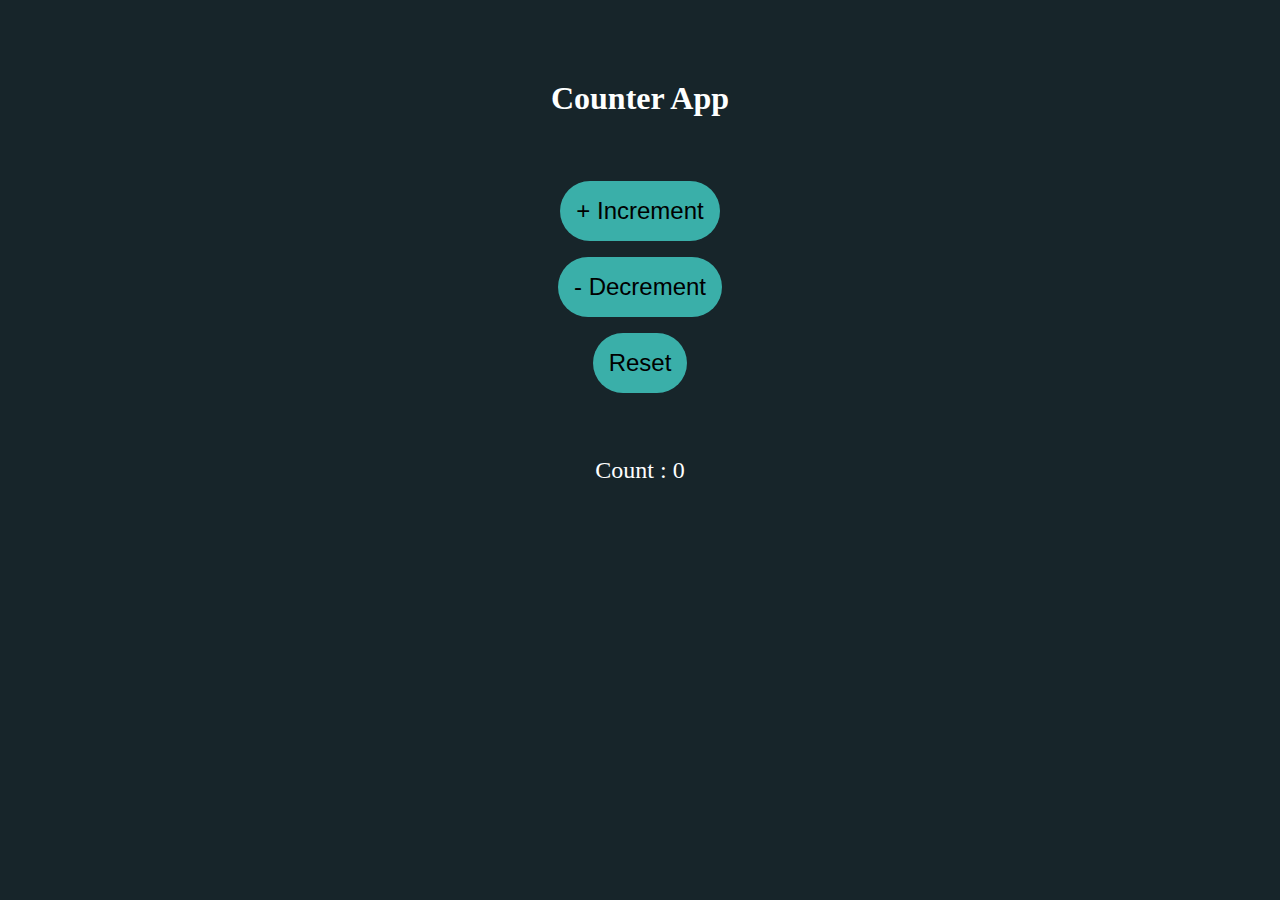
<file: Counter App in Vanilla Js/index.html>
<!DOCTYPE html>
<html lang="en">
<head>
    <meta charset="UTF-8">
    <meta name="viewport" content="width=device-width, initial-scale=1.0">
    <title>Counter App</title>
    <link rel="stylesheet" href="styles.css">
</head>
<body>
    <h1>Counter App</h1>
    <div class="container">
        <button id="increment">+ Increment</button>
        <button id="decrement">- Decrement</button>
        <button id="reset">Reset</button>
    </div>
    <p>Count : <span id="count">0</span></p>
    <script src="scripts.js"></script>
</body>
</html>
</file>
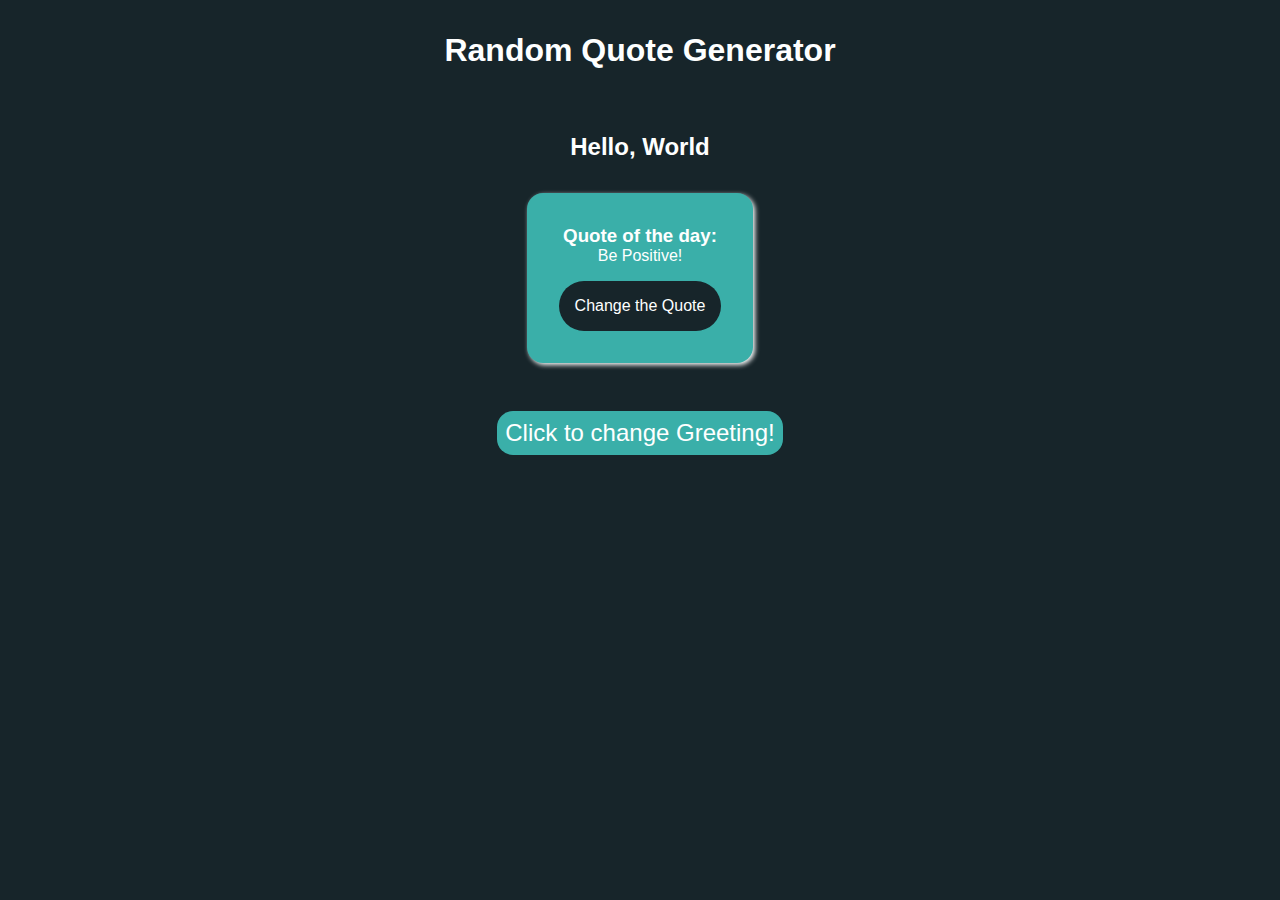
<file: Random Quote Generator & Greeting App/index.html>
<!DOCTYPE html>
<html lang="en">
<head>
    <meta charset="UTF-8">
    <meta name="viewport" content="width=device-width, initial-scale=1.0">
    <title>Greeting App & Random Quote Generator</title>
    <link rel="stylesheet" href="styles.css">
</head>
<body>
    <h1 class="headings">Random Quote Generator</h1>
    <h2 class="headings">Hello, World</h2>

    <div class="quote-container">
        <h3>Quote of the day: </h3>
        <p id="quote">Be Positive!</p>
        <button id="quote-btn">Change the Quote</button>
    </div>

    <div class="container">
        <button id="greet-btn">
            Click to change Greeting!
        </button>
    </div>
    <script src="scripts.js"></script>
</body>
</html>
</file>
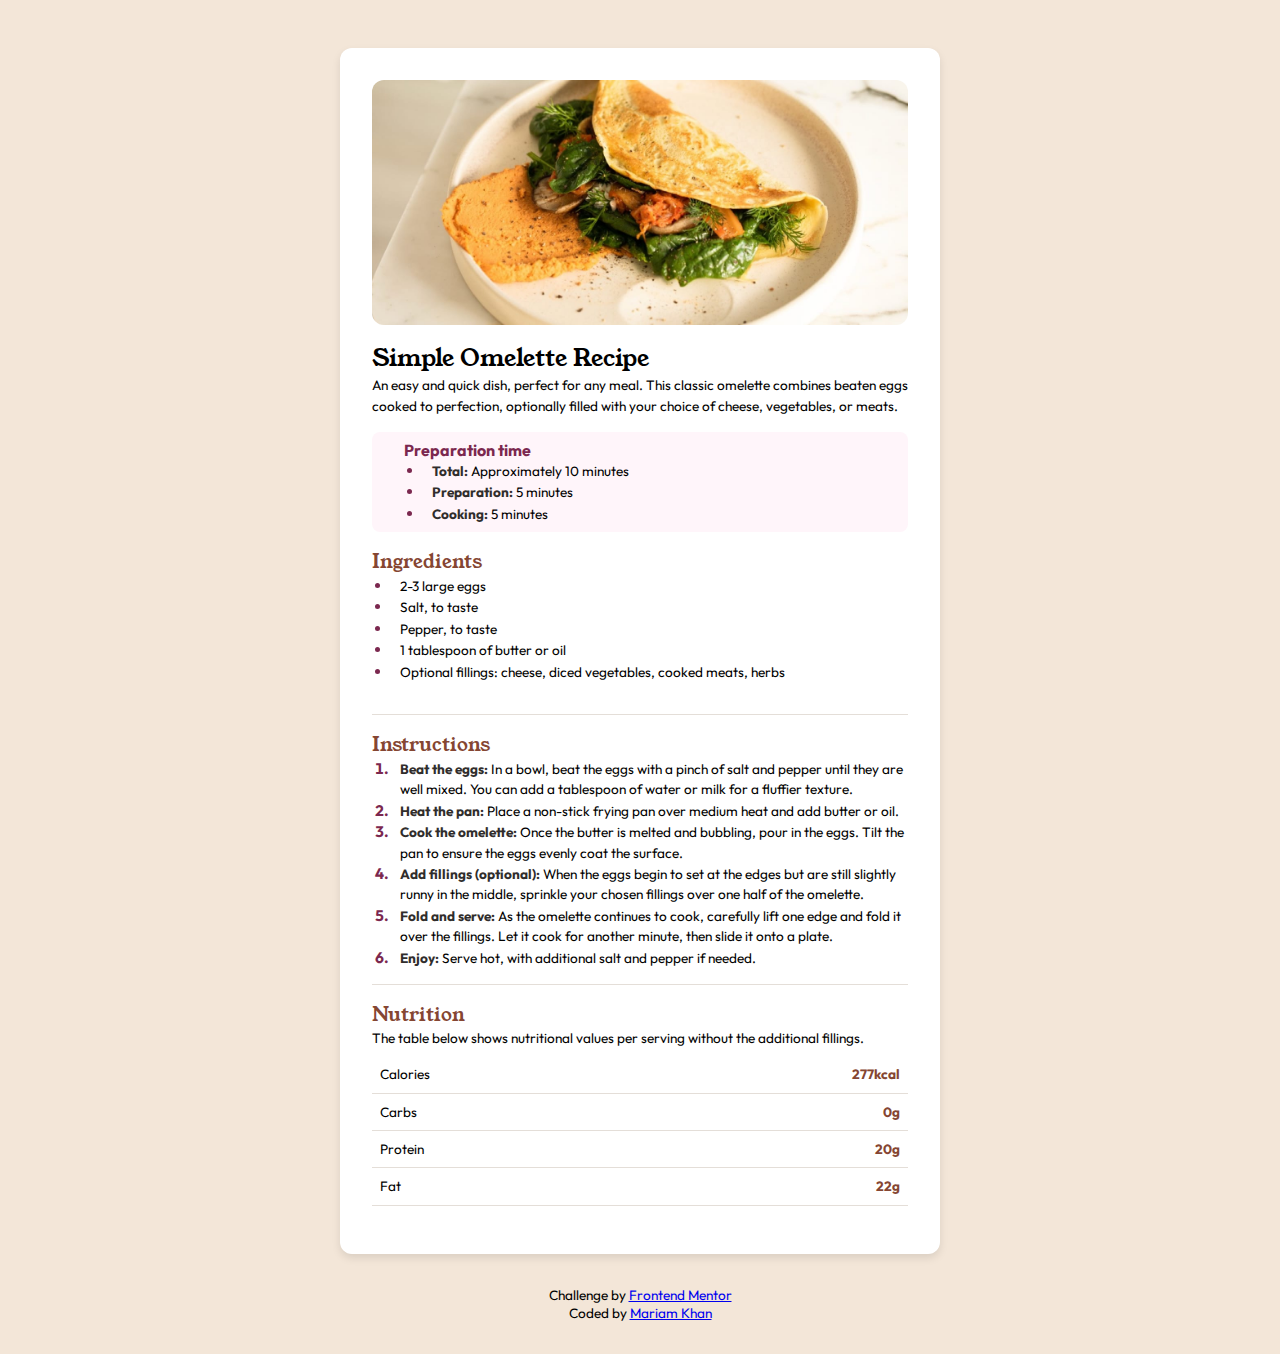
<file: Recipe Page/index.html>
<!DOCTYPE html>
<html lang="en">
<head>
    <meta charset="UTF-8">
    <meta name="viewport" content="width=device-width, initial-scale=1.0">
    <title>Recipe Page</title>
    <link rel="stylesheet" href="styles.css">
    <link rel="preconnect" href="https://fonts.googleapis.com">
    <link rel="preconnect" href="https://fonts.gstatic.com" crossorigin>
    <link href="https://fonts.googleapis.com/css2?family=Outfit&family=Pacifico&family=Young+Serif&display=swap" rel="stylesheet">
</head>
<body>
    <div class="container">
        <img src="images-assets/image-omelette.jpeg" alt="image-omelette">
        <h2 class="young-serif-regular">Simple Omelette Recipe</h2>
        <p>An easy and quick dish, perfect for any meal. This classic omelette combines beaten eggs cooked to perfection, optionally filled with your choice of cheese, vegetables, or meats.</p>

        <div class="preparation">
            <h4>Preparation time</h4>
            <ul class="options">
                <li><strong>Total:</strong> Approximately 10 minutes</li>
                <li><strong>Preparation:</strong> 5 minutes</li> 
                <li><strong>Cooking:</strong> 5 minutes</li>
            </ul>
        </div>

        <div class="ingredients">
            <h3 class="young-serif-regular">Ingredients</h3>
            <ul class="ingredients-list">
                <li>2-3 large eggs</li>
                <li>Salt, to taste</li>
                <li>Pepper, to taste</li>
                <li>1 tablespoon of butter or oil</li>
                <li>Optional fillings: cheese, diced vegetables, cooked meats, herbs</li>
            </ul>
        </div>
        <hr>
        <div class="intructions">
            <h3 class="young-serif-regular">Instructions</h3>
            <ol class="intructions-list">
                <li><strong>Beat the eggs:</strong> In a bowl, beat the eggs with a pinch of salt and pepper until they are well mixed. You can add a tablespoon of water or milk for a fluffier texture.</li>
                <li><strong>Heat the pan:</strong> Place a non-stick frying pan over medium heat and add butter or oil.</li>
                <li><strong>Cook the omelette:</strong> Once the butter is melted and bubbling, pour in the eggs. Tilt the pan to ensure the eggs evenly coat the surface.</li>
                <li><strong>Add fillings (optional):</strong> When the eggs begin to set at the edges but are still slightly runny in the middle, sprinkle your chosen fillings over one half of the omelette.</li>
                <li><strong>Fold and serve:</strong> As the omelette continues to cook, carefully lift one edge and fold it over the fillings. Let it cook for another minute, then slide it onto a plate.</li>
                <li><strong>Enjoy:</strong> Serve hot, with additional salt and pepper if needed.</li>
            </ol>
        </div>
        <hr>
        <div class="nutrition">
            <h3 class="young-serif-regular">Nutrition</h3>
            <p>The table below shows nutritional values per serving without the additional fillings.</p>
            <table class="nutrition-table">
                <tr>
                    <td>Calories</td>
                    <td class="values">277kcal</td>
                </tr>
                <tr>
                    <td>Carbs</td>
                    <td class="values">0g</td>
                </tr>
                <tr>
                    <td>Protein</td>
                    <td class="values">20g</td>
                </tr>
                <tr>
                    <td>Fat</td>
                    <td class="values">22g</td>
                </tr>
        </table>
        </div>
    </div>
    <div class="attribution">
        Challenge by <a href="https://www.frontendmentor.io?ref=challenge" target="_blank">Frontend Mentor</a><br>
        Coded by <a href="#">Mariam Khan</a>
      </div>
</body>
</html>
</file>
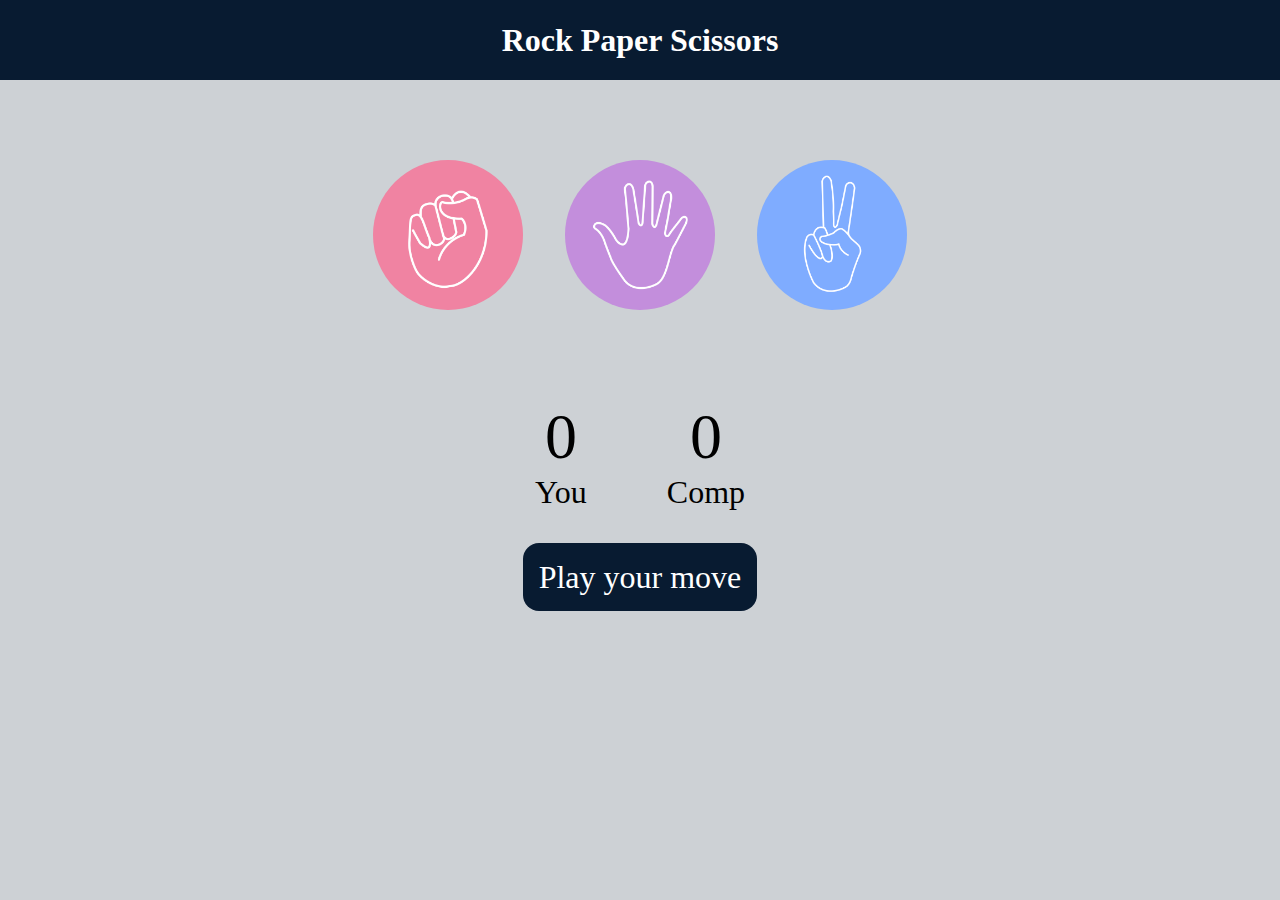
<file: Rock Paper Scissors Project/index.html>
<!DOCTYPE html>
<html lang="en">
<head>
    <meta charset="UTF-8">
    <meta name="viewport" content="width=device-width, initial-scale=1.0">
    <title>Rock Paper Scissors Game</title>
    <link rel="stylesheet" href="styles.css">
</head>
<body>
    <h1>Rock Paper Scissors</h1>
    <div class="choices">
        <div class="choice" id="rock">
            <img src="images/rock.png" alt="rock">
        </div>
        <div class="choice" id="paper">
            <img src="images/paper.png" alt="paper">
        </div>
        <div class="choice" id="scissors">
            <img src="images/scissors.png" alt="scissors">
        </div>
    </div>

    <div class="score-board">
        <div class="score">
            <p id="user-score">0</p>
            <p>You</p>
        </div>
        <div class="score">
            <p id="comp-score">0</p>
            <p>Comp</p>
        </div>
    </div>

    <div class="msg-container">
        <p id="msg">Play your move</p>
    </div>
    <script src="app.js"></script>
</body>
</html>
</file>
<file: Counter App in Vanilla Js/styles.css>
*{
    margin: 0;
    padding: 0;
    box-sizing: border-box;
}

:root{
    --bg-btn-color : #3aafa9;
    --bg-btn-color-hover :#2e6da4;
    --text-element-size: 1.5rem;
}

body{
    display: flex;
    justify-content: center;
    align-items: center;
    flex-direction: column;
    background-color: #17252a;
    color: #feffff;
}

h1{
    margin-top: 5rem;
}
.container{
    display: flex;
    justify-content: center;
    align-items: center;
    flex-direction: column;
    margin: 4rem 0;
    gap: 1rem;
    max-width: 100%;
}
button{
    padding: 1rem;
    border: none;
    border-radius: 2rem;
    background-color: var(--bg-btn-color);
    font-size: var(--text-element-size);
    cursor: pointer;
}
button:hover{
    background-color: var(--bg-btn-color-hover);
}
p{
    font-size: var(--text-element-size);
}
</file>
<file: Random Quote Generator & Greeting App/styles.css>
*{
    margin: 0;
    padding: 0;
    box-sizing: border-box;
}
:root{
    --bg-btn-color : #3aafa9;
    --bg-btn-color-hover :#2e6da4;
    --text-element-size: 1.5rem;
    --text-elem-size-secondary: 1rem;
}

body{
    display: flex;
    font-family: 'Segoe UI', Tahoma, Geneva, Verdana, sans-serif;
    justify-content: center;
    align-items: center;
    flex-direction: column;
    background-color: #17252a;
    color: #feffff;
}

.headings{
    margin: 2rem;
    text-align: center;
}

#greet-btn{
    background-color: var(--bg-btn-color);
    font-size: var(--text-element-size);
    color: #feffff;
    padding: 0.5rem;
    border-radius: 1rem;
    border: none;
    cursor: pointer;
}

#greet-btn:hover{
    background-color: var(--bg-btn-color-hover);
    font-size: 1.65rem;
}

.quote-container{
    background-color: #3aafa9;
    max-width: 18rem; 
    padding: 2rem; 
    border-radius: 1rem; 
    text-align: center;
    margin-bottom: 3rem;
    font-size: var(--text-elem-size-secondary);
    box-shadow: 2px 2px 5px #feffff;
}
#quote-btn{
    background-color: #17252a;
    font-size: var(--text-elem-size-secondary);
    color: #feffff;
    padding: 1rem;
    border-radius: 2rem;
    border: none;
    cursor: pointer;
    margin-top: 1rem;
}
#quote-btn:hover{
    background-color: #2e6da4;
}

@media(max-width: 320px){
    .headings{
        margin: 1rem;
    }
    .quote-container{
        max-width: 15rem;
        padding: 1rem;
        margin-bottom: 1rem;
    }
    #greet-btn{
        font-size: var(--text-elem-size-secondary);
    }
    #greet-btn:hover{
        font-size: var(--text-elem-size-secondary);
    }
}
</file>
<file: Recipe Page/styles.css>
*{
    margin: 0;
    padding: 0;
    font-family: "Outfit", serif;
    font-optical-sizing: auto;
    font-weight: 400;
    font-style: normal;
    box-sizing: border-box;
}

body{
    display: flex;
    justify-content: center;
    align-items: center;
    flex-direction: column;
    background-color: hsl(30, 54%, 90%);
    padding: 2rem;
}

.container{
    margin: 1rem 0;
    display: flex;
    justify-content: flex-start;
    flex-direction: column;
    max-width: 600px;
    background-color: hsl(0, 0%, 100%);
    padding: 2rem;
    border-radius: 0.75rem;
    box-shadow: 0 4px 8px rgba(0,0,0,0.1);
}
.container p, li, td{
    font-size: 0.85rem;
    line-height: 1.5;
}

.container img{
    width: 100%;
    border-radius: 0.75rem;
    margin-bottom: 1rem;
}

.preparation{
    background-color: hsl(330, 100%, 98%);
    padding: 0.5rem 2rem;
    border-radius: 0.5rem;
    margin-bottom: 1rem;
    margin-top: 1rem;
}
.preparation h4{
    font-weight: bold;
    color: hsl(332, 51%, 32%);
}

.ingredients, .instructions, .nutrition{
    margin-bottom: 1rem;
}

hr{
    border: none;
    border-top: 1px solid hsl(30, 18%, 87%);
    margin: 1rem 0;
}

h3, .values{
    color: hsl(14, 45%, 36%);
}

h2, h3{
    font-family: "Young Serif", serif;
    font-weight: 400;
    font-style: normal;
}

ul,ol {
    padding-left: 20px;  
    list-style-position: outside; 
}

li {
    display: list-item; 
    text-align: left; 
    margin-left: 0; 
}

li strong{
    font-weight: bold;
    color: hsl(24, 5%, 18%);
}

ul li::marker, ol li::marker {
    color: hsl(332, 51%, 32%); 
    font-weight: bold; 
    font-size: 0.95rem; 
    padding-left: 8px;
}

/* Add spacing between the marker and the text */
ul li, ol li {
    padding-left: 8px; 
}

.nutrition-table{
    width: 100%;
    border-collapse: collapse;
    margin-top: 0.5rem;
}

.nutrition-table td{
    padding: 0.5rem;
    border-bottom: 1px solid hsl(30, 18%, 87%);
}

.values{
    font-weight: bold;
    text-align: right;
}

.attribution{
    text-align: center;
    font-size: 0.85rem;
    margin-top: 1rem;
}
</file>
<file: Rock Paper Scissors Project/styles.css>
*{
    margin: 0;
    padding: 0;
    text-align: center;
}
body{
    background-color: #cdd1d5;
}
h1{
    background-color: #081b31;
    color: white;
    height: 5rem;
    line-height: 5rem;
}

.choice{
    height: 160px;
    width: 160px;
}

.choice:hover{
    background-color: #081b31;
    border-radius: 50%;
    display: flex;
    justify-content: center;
    align-items: center;
}

img{
    height: 150px;
    width: 150px;
    object-fit: cover;
    border-radius: 50%;
}

img:hover{
    opacity: 0.5;
    /* border: 5px solid black; */
    cursor: pointer;
}

.choices{
    display: flex;
    justify-content: center;
    align-items: center;
    gap: 2rem;
    margin-top: 5rem;
}

.score-board{
    display: flex;
    justify-content: center;
    align-items: center;
    gap: 5rem;
    font-size: 2rem;
    margin-top: 5rem;
}

#user-score,
#comp-score{
    font-size: 4rem;
}

.msg-container{
    margin-top: 3rem;
}
#msg{
    background-color: #081b31;
    color: white;
    font-size: 2rem;
    display: inline;
    padding: 1rem;
    border-radius: 1rem;
}

@media (max-width: 500px) {
    h1{
        font-size: 1.75rem;
    }
    .choices{
        margin-top: 2rem;
        flex-wrap: wrap;
        gap: 0.5rem;
    }
    .score-board{
        margin-top: 1rem;
        font-size: 1.5rem;
    }
    #user-score,
    #comp-score{
        font-size: 1.5rem;
    }
    .msg-container{
        margin-top: 1.5rem;
    }
    #msg{
        padding: 0.5rem;
        font-size: 1.5rem;
        border-radius: 0.5rem;
    }
}
@media (max-width: 380px) {
    #msg{
        padding: 0.5rem;
        font-size: 1.2rem;
        border-radius: 0.5rem;
    }
}
</file>
